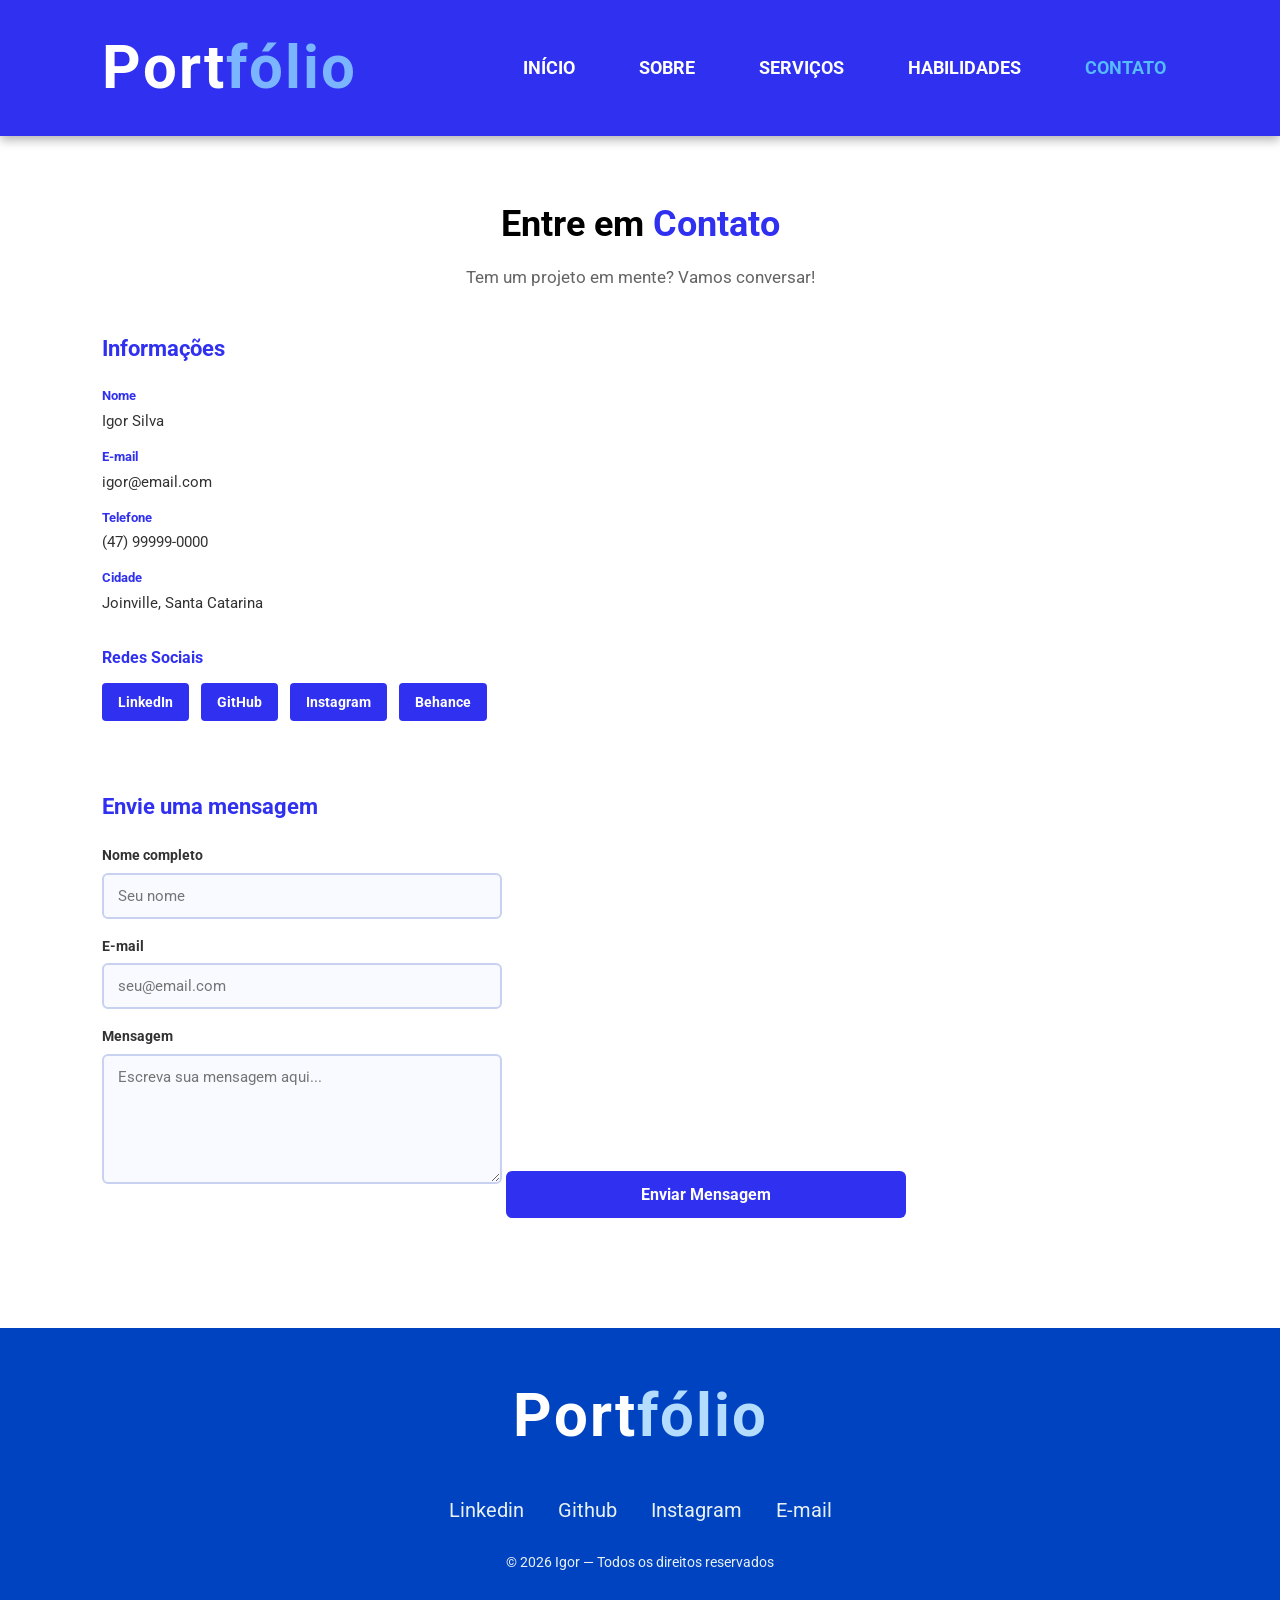
<file: contato.html>
<!DOCTYPE html>
<html lang="pt-BR">
<head>
    <meta charset="UTF-8">
    <meta name="viewport" content="width=device-width, initial-scale=1.0">
    <title>Igor | Contato</title>
    <link rel="stylesheet" href="css/style.css">
    <link rel="preconnect" href="https://fonts.googleapis.com">
    <link rel="preconnect" href="https://fonts.gstatic.com" crossorigin>
    <link href="https://fonts.googleapis.com/css2?family=Roboto:ital,wght@0,100..900;1,100..900&display=swap" rel="stylesheet">
</head>
<body>

    <header>
        <a href="index.html" class="logotipo">Port<span>fólio</span></a>
        <nav>
            <ul>
                <li><a href="index.html">Início</a></li>
                <li><a href="sobre.html">Sobre</a></li>
                <li><a href="servicos.html">Serviços</a></li>
                <li><a href="habilidades.html">Habilidades</a></li>
                <li><a href="contato.html" class="ativo">Contato</a></li>
            </ul>
        </nav>
    </header>

    <main class="secao-contato">

        <h2 class="titulo-pagina">Entre em <span>Contato</span></h2>
        <p class="subtitulo-pagina">Tem um projeto em mente? Vamos conversar!</p>

        <div class="contato-conteudo">

            <!-- Informações -->
            <div class="info-contato">
                <h3>Informações</h3>

                <p><strong>Nome</strong>Igor Silva</p>
                <p><strong>E-mail</strong>igor@email.com</p>
                <p><strong>Telefone</strong>(47) 99999-0000</p>
                <p><strong>Cidade</strong>Joinville, Santa Catarina</p>

                <div class="redes-sociais">
                    <h4>Redes Sociais</h4>
                    <a href="#">LinkedIn</a>
                    <a href="#">GitHub</a>
                    <a href="#">Instagram</a>
                    <a href="#">Behance</a>
                </div>
            </div>

            <!-- Formulário -->
            <div class="formulario">
                <h3>Envie uma mensagem</h3>

                <label for="nome">Nome completo</label>
                <input type="text" id="nome" name="nome" placeholder="Seu nome">

                <label for="email">E-mail</label>
                <input type="email" id="email" name="email" placeholder="seu@email.com">

                <label for="mensagem">Mensagem</label>
                <textarea id="mensagem" name="mensagem" placeholder="Escreva sua mensagem aqui..."></textarea>

                <button type="button" class="botao-enviar">Enviar Mensagem</button>
            </div>

        </div>
    </main>

    <footer>
        <div class="conteudo-rodape">
            <a href="index.html" class="logotipo">Port<span>fólio</span></a>
            <div class="navegacao-rodape">
                <a href="#">Linkedin</a>
                <a href="#">Github</a>
                <a href="#">Instagram</a>
                <a href="#">E-mail</a>
            </div>
        </div>
        <p class="direitos-autorais">&copy; 2026 Igor — Todos os direitos reservados</p>
    </footer>

</body>
</html>
</file>
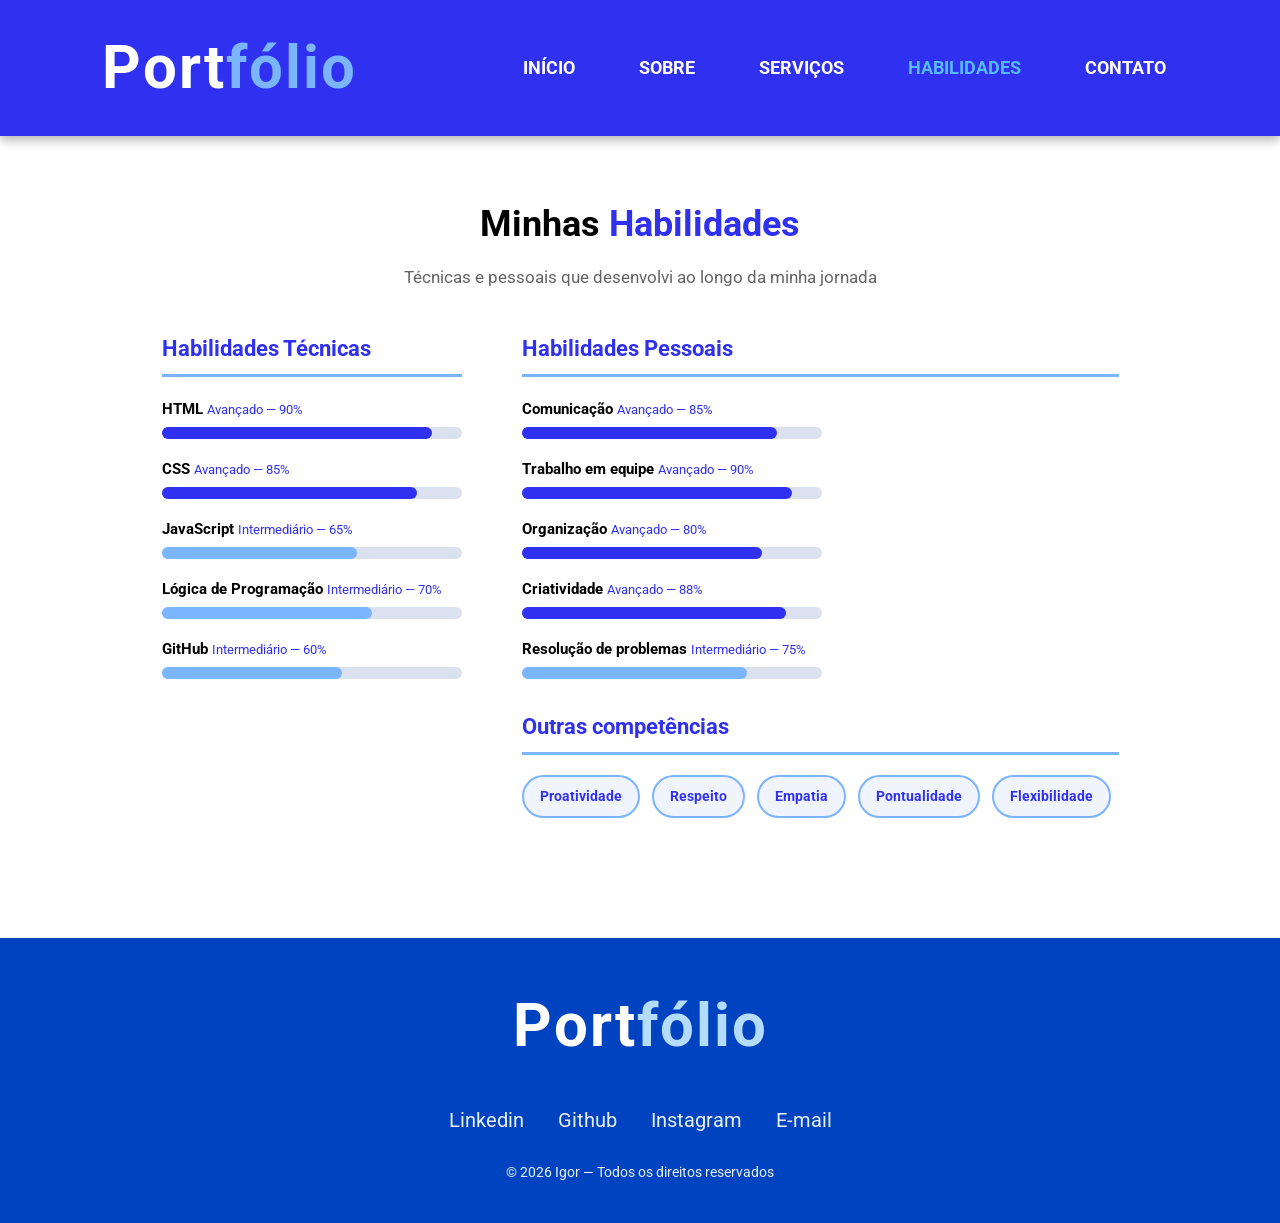
<file: habilidades.html>
<!DOCTYPE html>
<html lang="pt-BR">
<head>
    <meta charset="UTF-8">
    <meta name="viewport" content="width=device-width, initial-scale=1.0">
    <title>Igor | Habilidades</title>
    <link rel="stylesheet" href="css/style.css">
    <link rel="preconnect" href="https://fonts.googleapis.com">
    <link rel="preconnect" href="https://fonts.gstatic.com" crossorigin>
    <link href="https://fonts.googleapis.com/css2?family=Roboto:ital,wght@0,100..900;1,100..900&display=swap" rel="stylesheet">
</head>
<body>

    <header>
        <a href="index.html" class="logotipo">Port<span>fólio</span></a>
        <nav>
            <ul>
                <li><a href="index.html">Início</a></li>
                <li><a href="sobre.html">Sobre</a></li>
                <li><a href="servicos.html">Serviços</a></li>
                <li><a href="habilidades.html" class="ativo">Habilidades</a></li>
                <li><a href="contato.html">Contato</a></li>
            </ul>
        </nav>
    </header>

    <main class="secao-habilidades">

        <h2 class="titulo-pagina">Minhas <span>Habilidades</span></h2>
        <p class="subtitulo-pagina">Técnicas e pessoais que desenvolvi ao longo da minha jornada</p>

        <div class="habilidades-conteudo">

            <!-- Habilidades Técnicas -->
            <div class="coluna">
                <h3>Habilidades Técnicas</h3>

                <div class="habilidade-item">
                    <p>HTML <span>Avançado — 90%</span></p>
                    <div class="barra-fundo">
                        <div class="barra-progresso" style="width: 90%;"></div>
                    </div>
                </div>

                <div class="habilidade-item">
                    <p>CSS <span>Avançado — 85%</span></p>
                    <div class="barra-fundo">
                        <div class="barra-progresso" style="width: 85%;"></div>
                    </div>
                </div>

                <div class="habilidade-item">
                    <p>JavaScript <span>Intermediário — 65%</span></p>
                    <div class="barra-fundo">
                        <div class="barra-progresso" style="width: 65%; background-color: rgb(123, 180, 255);"></div>
                    </div>
                </div>

                <div class="habilidade-item">
                    <p>Lógica de Programação <span>Intermediário — 70%</span></p>
                    <div class="barra-fundo">
                        <div class="barra-progresso" style="width: 70%; background-color: rgb(123, 180, 255);"></div>
                    </div>
                </div>

                <div class="habilidade-item">
                    <p>GitHub <span>Intermediário — 60%</span></p>
                    <div class="barra-fundo">
                        <div class="barra-progresso" style="width: 60%; background-color: rgb(123, 180, 255);"></div>
                    </div>
                </div>
            </div>

            <!-- Habilidades Pessoais -->
            <div class="coluna">
                <h3>Habilidades Pessoais</h3>

                <div class="habilidade-item">
                    <p>Comunicação <span>Avançado — 85%</span></p>
                    <div class="barra-fundo">
                        <div class="barra-progresso" style="width: 85%;"></div>
                    </div>
                </div>

                <div class="habilidade-item">
                    <p>Trabalho em equipe <span>Avançado — 90%</span></p>
                    <div class="barra-fundo">
                        <div class="barra-progresso" style="width: 90%;"></div>
                    </div>
                </div>

                <div class="habilidade-item">
                    <p>Organização <span>Avançado — 80%</span></p>
                    <div class="barra-fundo">
                        <div class="barra-progresso" style="width: 80%;"></div>
                    </div>
                </div>

                <div class="habilidade-item">
                    <p>Criatividade <span>Avançado — 88%</span></p>
                    <div class="barra-fundo">
                        <div class="barra-progresso" style="width: 88%;"></div>
                    </div>
                </div>

                <div class="habilidade-item">
                    <p>Resolução de problemas <span>Intermediário — 75%</span></p>
                    <div class="barra-fundo">
                        <div class="barra-progresso" style="width: 75%; background-color: rgb(123, 180, 255);"></div>
                    </div>
                </div>

                <h3 style="margin-top: 30px;">Outras competências</h3>
                <ul class="lista-pessoais">
                    <li>Proatividade</li>
                    <li>Respeito</li>
                    <li>Empatia</li>
                    <li>Pontualidade</li>
                    <li>Flexibilidade</li>
                </ul>
            </div>

        </div>
    </main>

    <footer>
        <div class="conteudo-rodape">
            <a href="index.html" class="logotipo">Port<span>fólio</span></a>
            <div class="navegacao-rodape">
                <a href="#">Linkedin</a>
                <a href="#">Github</a>
                <a href="#">Instagram</a>
                <a href="#">E-mail</a>
            </div>
        </div>
        <p class="direitos-autorais">&copy; 2026 Igor — Todos os direitos reservados</p>
    </footer>

</body>
</html>
</file>
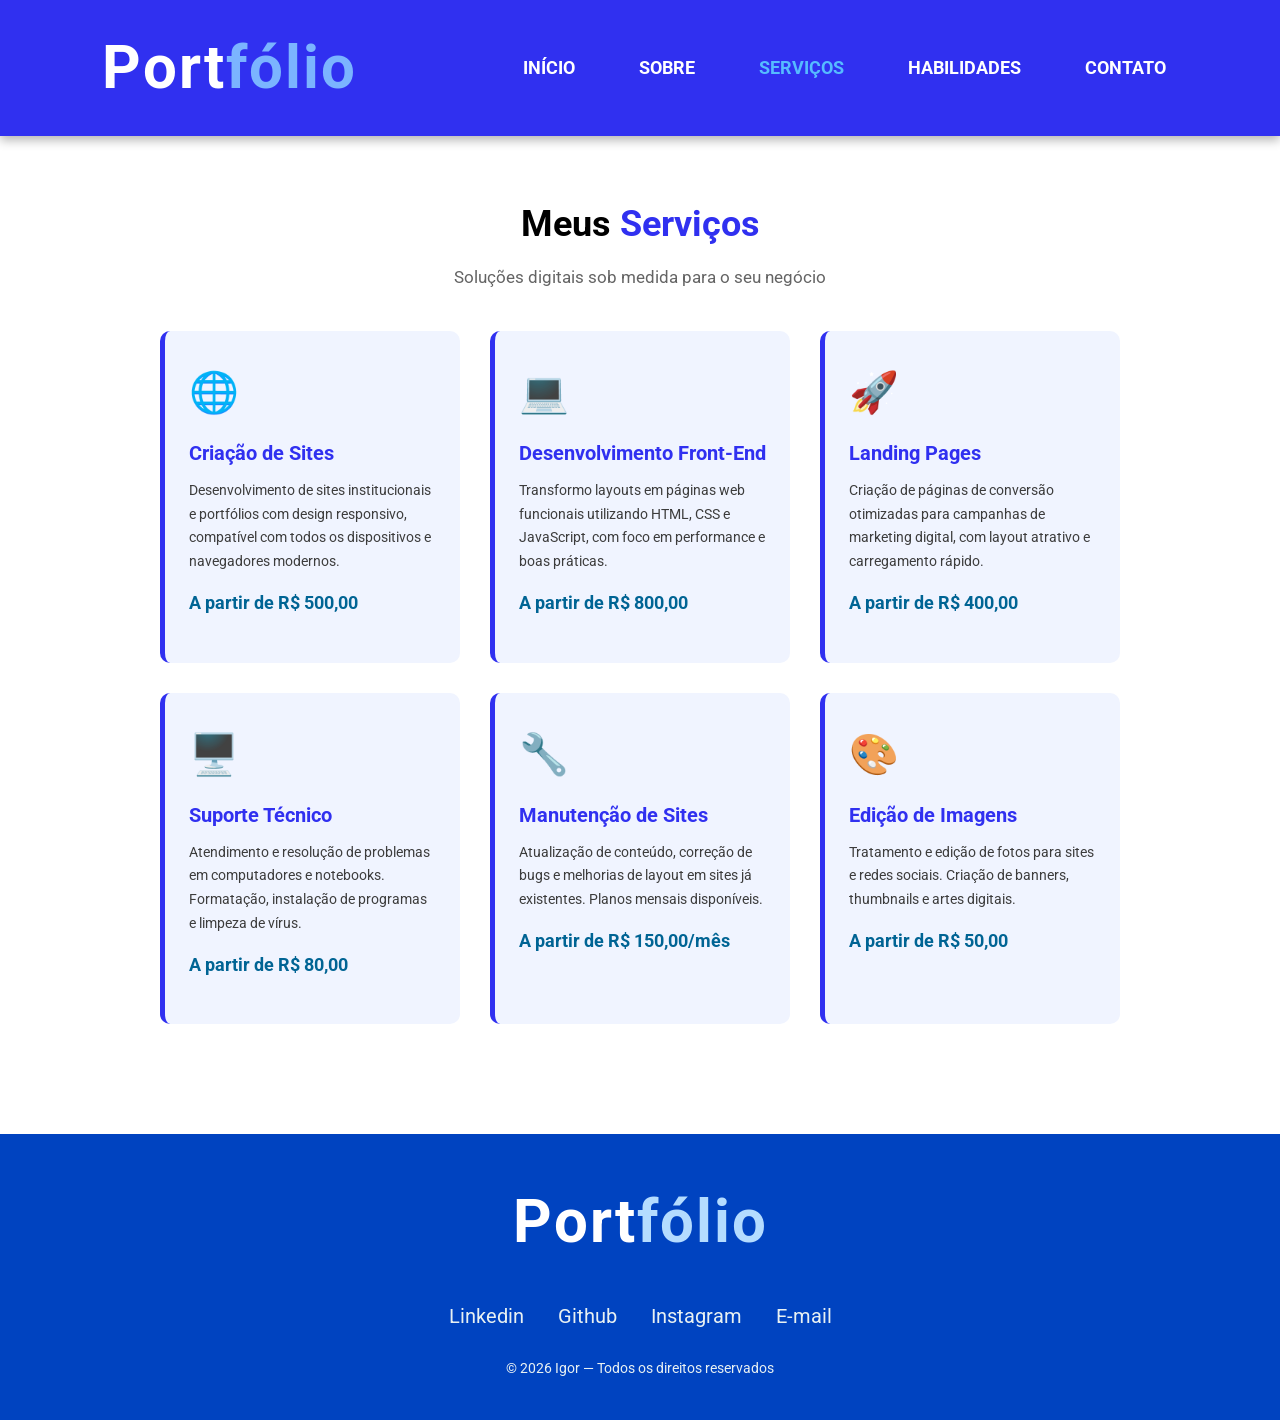
<file: servicos.html>
<!DOCTYPE html>
<html lang="pt-BR">
<head>
    <meta charset="UTF-8">
    <meta name="viewport" content="width=device-width, initial-scale=1.0">
    <title>Igor | Serviços</title>
    <link rel="stylesheet" href="css/style.css">
    <link rel="preconnect" href="https://fonts.googleapis.com">
    <link rel="preconnect" href="https://fonts.gstatic.com" crossorigin>
    <link href="https://fonts.googleapis.com/css2?family=Roboto:ital,wght@0,100..900;1,100..900&display=swap" rel="stylesheet">
</head>
<body>

    <header>
        <a href="index.html" class="logotipo">Port<span>fólio</span></a>
        <nav>
            <ul>
                <li><a href="index.html">Início</a></li>
                <li><a href="sobre.html">Sobre</a></li>
                <li><a href="servicos.html" class="ativo">Serviços</a></li>
                <li><a href="habilidades.html">Habilidades</a></li>
                <li><a href="contato.html">Contato</a></li>
            </ul>
        </nav>
    </header>

    <main class="secao-servicos">

        <h2 class="titulo-pagina">Meus <span>Serviços</span></h2>
        <p class="subtitulo-pagina">Soluções digitais sob medida para o seu negócio</p>

        <div class="lista-servicos">

            <div class="card-servico">
                <div class="icone">🌐</div>
                <h3>Criação de Sites</h3>
                <p>Desenvolvimento de sites institucionais e portfólios com design responsivo, compatível com todos os dispositivos e navegadores modernos.</p>
                <p class="preco">A partir de R$ 500,00</p>
            </div>

            <div class="card-servico">
                <div class="icone">💻</div>
                <h3>Desenvolvimento Front-End</h3>
                <p>Transformo layouts em páginas web funcionais utilizando HTML, CSS e JavaScript, com foco em performance e boas práticas.</p>
                <p class="preco">A partir de R$ 800,00</p>
            </div>

            <div class="card-servico">
                <div class="icone">🚀</div>
                <h3>Landing Pages</h3>
                <p>Criação de páginas de conversão otimizadas para campanhas de marketing digital, com layout atrativo e carregamento rápido.</p>
                <p class="preco">A partir de R$ 400,00</p>
            </div>

            <div class="card-servico">
                <div class="icone">🖥️</div>
                <h3>Suporte Técnico</h3>
                <p>Atendimento e resolução de problemas em computadores e notebooks. Formatação, instalação de programas e limpeza de vírus.</p>
                <p class="preco">A partir de R$ 80,00</p>
            </div>

            <div class="card-servico">
                <div class="icone">🔧</div>
                <h3>Manutenção de Sites</h3>
                <p>Atualização de conteúdo, correção de bugs e melhorias de layout em sites já existentes. Planos mensais disponíveis.</p>
                <p class="preco">A partir de R$ 150,00/mês</p>
            </div>

            <div class="card-servico">
                <div class="icone">🎨</div>
                <h3>Edição de Imagens</h3>
                <p>Tratamento e edição de fotos para sites e redes sociais. Criação de banners, thumbnails e artes digitais.</p>
                <p class="preco">A partir de R$ 50,00</p>
            </div>

        </div>
    </main>

    <footer>
        <div class="conteudo-rodape">
            <a href="index.html" class="logotipo">Port<span>fólio</span></a>
            <div class="navegacao-rodape">
                <a href="#">Linkedin</a>
                <a href="#">Github</a>
                <a href="#">Instagram</a>
                <a href="#">E-mail</a>
            </div>
        </div>
        <p class="direitos-autorais">&copy; 2026 Igor — Todos os direitos reservados</p>
    </footer>

</body>
</html>
</file>
<file: css/style.css>
* {
    margin: 0;
    padding: 0;
    box-sizing: border-box;
    font-family: 'Roboto', Tahoma, Geneva, Verdana, sans-serif;
}

body {
    background-color: rgb(255, 255, 255);
    color: rgb(0, 0, 0);
    line-height: 1.6;
}

/* ── HEADER ── */
header {
    display: flex;
    justify-content: space-between;
    align-items: center;
    padding: 20px 8%;
    background-color: rgb(48, 48, 240);
    box-shadow: 0 4px 10px rgba(0, 0, 0, 0.3);
    position: sticky;
    top: 0;
    z-index: 1000;
}

.logotipo {
    font-size: 60px;
    font-weight: bold;
    color: white;
    letter-spacing: 2px;
    text-decoration: none;
}

.logotipo span {
    color: rgb(123, 180, 255);
}

nav ul {
    list-style: none;
    display: flex;
    gap: 20px;
}

nav ul li {
    margin-left: 20px;
    font-size: 18px;
    padding: 8px 12px;
}

nav ul li a {
    text-decoration: none;
    color: white;
    font-weight: bold;
    transition: 0.3s;
    text-transform: uppercase;
}

nav ul li a:hover,
nav ul li a.ativo {
    color: rgb(86, 187, 255);
}

/* ── FOOTER ── */
footer {
    background-color: rgb(0, 67, 192);
    padding: 40px 8%;
    text-align: center;
    margin-top: 50px;
}

footer .logotipo span {
    color: rgb(180, 220, 255);
}

.conteudo-rodape {
    display: flex;
    flex-direction: column;
    align-items: center;
    gap: 15px;
}

.navegacao-rodape {
    margin: 15px 0;
}

.navegacao-rodape a {
    color: #e8f1f2;
    text-decoration: none;
    margin: 0 15px;
    font-size: 20px;
    transition: 0.3s;
}

.navegacao-rodape a:hover {
    color: white;
}

.direitos-autorais {
    color: #e8f1f2;
    margin-top: 10px;
    font-size: 14px;
}

/* ── TÍTULO DE PÁGINA (usado em todas as páginas) ── */
.titulo-pagina {
    text-align: center;
    font-size: 36px;
    font-weight: bold;
    margin-bottom: 10px;
}

.titulo-pagina span {
    color: rgb(48, 48, 240);
}

.subtitulo-pagina {
    text-align: center;
    color: rgb(100, 100, 100);
    font-size: 17px;
    margin-bottom: 40px;
}

/* ── BOTÕES ── */
.botao {
    padding: 12px 30px;
    transition: 0.3s;
    border-radius: 4px;
    text-decoration: none;
    font-weight: bold;
    display: inline-block;
    font-size: 16px;
}

.botao-contratar {
    background-color: rgb(48, 48, 240);
    color: white;
}

.botao-contratar:hover {
    background-color: rgb(30, 30, 200);
}

.botao-trabalhos {
    background-color: transparent;
    color: rgb(0, 0, 0);
    border: 2px solid rgb(123, 180, 255);
}

.botao-trabalhos:hover {
    background-color: rgb(123, 180, 255);
    color: white;
}

/* ── INDEX ── */
.secao-principal {
    display: flex;
    align-items: center;
    justify-content: space-between;
    padding: 60px 8%;
    min-height: 80vh;
}

.texto-apresentacao {
    max-width: 600px;
}

.texto-apresentacao .saudacao {
    font-size: 42px;
    font-weight: bold;
    margin-bottom: 10px;
}

.texto-apresentacao h1 {
    font-size: 48px;
    margin-bottom: 20px;
}

.texto-apresentacao h1 span {
    color: rgb(123, 180, 255);
}

.texto-apresentacao p {
    font-size: 18px;
    color: rgb(50, 50, 50);
    margin-bottom: 20px;
}

.frase-destaque {
    font-style: italic;
    color: rgb(48, 48, 240);
    border-left: 4px solid rgb(123, 180, 255);
    padding-left: 14px;
    margin-bottom: 30px;
}

.grupo-botoes {
    display: flex;
    gap: 20px;
}

.area-imagem {
    width: 440px;
    height: 440px;
}

.moldura-circular {
    width: 440px;
    height: 440px;
    background-color: rgb(123, 180, 255);
    border-radius: 50%;
    overflow: hidden;
    display: flex;
    justify-content: center;
    align-items: center;
    border: 5px solid rgb(48, 48, 240);
}

.moldura-circular img {
    width: 100%;
    height: 100%;
    object-fit: cover;
    display: block;
}

/* ── SOBRE ── */
.secao-sobre {
    padding: 60px 8%;
}

.sobre-conteudo {
    display: flex;
    gap: 50px;
    align-items: flex-start;
}

.sobre-imagem {
    width: 300px;
    height: 360px;
    border-radius: 12px;
    overflow: hidden;
    border: 4px solid rgb(123, 180, 255);
}

.sobre-imagem img {
    width: 100%;
    height: 100%;
    object-fit: cover;
}

.sobre-texto h2 {
    font-size: 30px;
    color: rgb(48, 48, 240);
    margin-bottom: 6px;
}

.sobre-texto .cargo {
    color: rgb(100, 100, 100);
    margin-bottom: 20px;
}

.sobre-texto p {
    color: rgb(50, 50, 50);
    margin-bottom: 14px;
    line-height: 1.8;
}

.sobre-info {
    background-color: rgb(240, 244, 255);
    border-radius: 8px;
    padding: 20px;
    margin: 20px 0;
}

.sobre-info p {
    margin-bottom: 8px;
}

.sobre-info p strong {
    color: rgb(48, 48, 240);
}

/* ── SERVIÇOS ── */
.secao-servicos {
    padding: 60px 8%;
}

.lista-servicos {
    display: flex;
    flex-wrap: wrap;
    gap: 30px;
    justify-content: center;
}

.card-servico {
    background-color: rgb(240, 244, 255);
    border-radius: 10px;
    padding: 30px 24px;
    border-left: 5px solid rgb(48, 48, 240);
    width: 300px;
    transition: 0.3s;
}

.card-servico:hover {
    box-shadow: 0 8px 20px rgba(48, 48, 240, 0.15);
}

.card-servico .icone {
    font-size: 40px;
    margin-bottom: 12px;
}

.card-servico h3 {
    font-size: 20px;
    color: rgb(48, 48, 240);
    margin-bottom: 10px;
}

.card-servico p {
    font-size: 14px;
    color: rgb(60, 60, 60);
    line-height: 1.7;
    margin-bottom: 14px;
}

.card-servico .preco {
    font-size: 18px;
    font-weight: bold;
    color: rgb(0, 100, 148);
}

/* ── HABILIDADES ── */
.secao-habilidades {
    padding: 60px 8%;
}

.habilidades-conteudo {
    display: flex;
    gap: 60px;
    justify-content: center;
    flex-wrap: wrap;
}

.coluna h3 {
    font-size: 22px;
    color: rgb(48, 48, 240);
    margin-bottom: 20px;
    border-bottom: 3px solid rgb(123, 180, 255);
    padding-bottom: 8px;
}

.habilidade-item {
    margin-bottom: 18px;
}

.habilidade-item p {
    font-weight: bold;
    margin-bottom: 6px;
    font-size: 15px;
}

.habilidade-item span {
    font-size: 13px;
    color: rgb(48, 48, 240);
    font-weight: normal;
}

.barra-fundo {
    width: 300px;
    background-color: rgb(220, 225, 240);
    border-radius: 20px;
    height: 12px;
}

.barra-progresso {
    height: 12px;
    background-color: rgb(48, 48, 240);
    border-radius: 20px;
}

.lista-pessoais {
    list-style: none;
}

.lista-pessoais li {
    background-color: rgb(240, 244, 255);
    border: 2px solid rgb(123, 180, 255);
    color: rgb(48, 48, 240);
    padding: 8px 16px;
    border-radius: 30px;
    margin-bottom: 10px;
    font-weight: bold;
    font-size: 14px;
    display: inline-block;
    margin-right: 8px;
}

/* ── CONTATO ── */
.secao-contato {
    padding: 60px 8%;
}

.contato-conteudo {
    display: flex;
    gap: 60px;
    align-items: flex-start;
    flex-wrap: wrap;
}

.info-contato h3 {
    font-size: 22px;
    color: rgb(48, 48, 240);
    margin-bottom: 20px;
}

.info-contato p {
    font-size: 15px;
    color: rgb(50, 50, 50);
    margin-bottom: 14px;
}

.info-contato p strong {
    color: rgb(48, 48, 240);
    display: block;
    font-size: 13px;
    margin-bottom: 2px;
}

.redes-sociais {
    margin-top: 30px;
}

.redes-sociais h4 {
    color: rgb(48, 48, 240);
    margin-bottom: 12px;
}

.redes-sociais a {
    background-color: rgb(48, 48, 240);
    color: white;
    padding: 8px 16px;
    border-radius: 4px;
    text-decoration: none;
    font-size: 14px;
    font-weight: bold;
    margin-right: 8px;
    display: inline-block;
    margin-bottom: 8px;
    transition: 0.3s;
}

.redes-sociais a:hover {
    background-color: rgb(123, 180, 255);
    color: black;
}

.formulario h3 {
    font-size: 22px;
    color: rgb(48, 48, 240);
    margin-bottom: 20px;
}

.formulario label {
    display: block;
    font-size: 14px;
    font-weight: bold;
    color: rgb(50, 50, 50);
    margin-bottom: 6px;
}

.formulario input,
.formulario textarea {
    width: 400px;
    padding: 12px 14px;
    border: 2px solid rgb(200, 210, 240);
    border-radius: 6px;
    font-size: 15px;
    font-family: 'Roboto', sans-serif;
    background-color: rgb(248, 250, 255);
    margin-bottom: 16px;
    outline: none;
    transition: 0.3s;
}

.formulario input:focus,
.formulario textarea:focus {
    border-color: rgb(48, 48, 240);
}

.formulario textarea {
    height: 130px;
    resize: vertical;
}

.botao-enviar {
    width: 400px;
    padding: 14px;
    background-color: rgb(48, 48, 240);
    color: white;
    border: none;
    border-radius: 6px;
    font-size: 16px;
    font-weight: bold;
    cursor: pointer;
    transition: 0.3s;
    font-family: 'Roboto', sans-serif;
}

.botao-enviar:hover {
    background-color: rgb(30, 30, 200);
}
</file>
